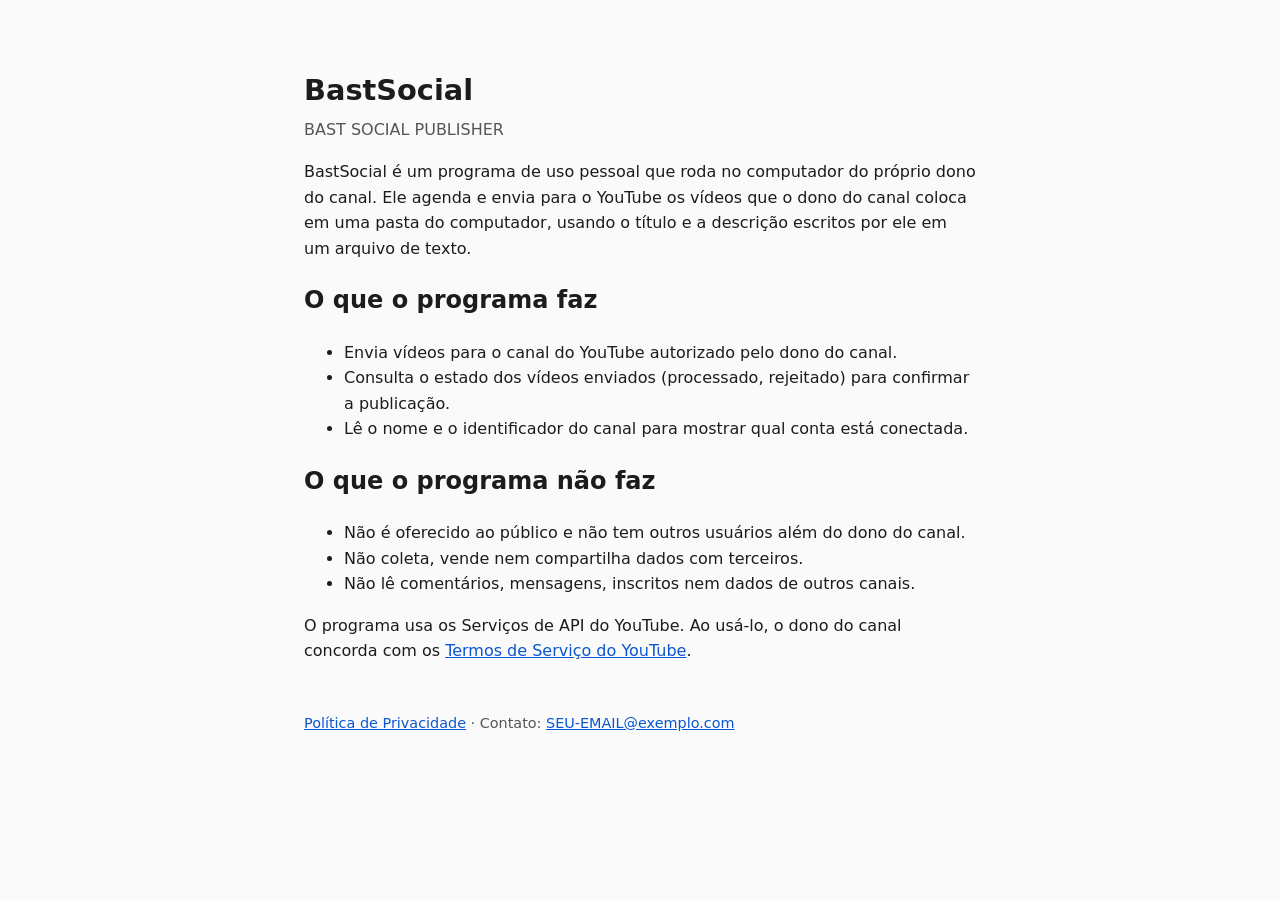
<file: site/index.html>
<!doctype html>
<html lang="pt-BR">
<head>
  <meta charset="utf-8">
  <meta name="viewport" content="width=device-width, initial-scale=1">
  <title>BastSocial</title>
  <style>
    body { font-family: system-ui, -apple-system, "Segoe UI", sans-serif; line-height: 1.6; color: #1c1c1c; background: #fafafa; margin: 0; }
    main { max-width: 42rem; margin: 0 auto; padding: 3rem 1.25rem; }
    h1 { font-size: 1.8rem; margin-bottom: 0.25rem; }
    .sub { color: #555; margin-top: 0; }
    a { color: #0b57d0; }
    footer { margin-top: 3rem; font-size: 0.9rem; color: #555; }
  </style>
</head>
<body>
<main>
  <!-- MODELO: troque o e-mail de contato e ajuste o nome do app antes de hospedar. -->
  <h1>BastSocial</h1>
  <p class="sub">BAST SOCIAL PUBLISHER</p>

  <p>BastSocial é um programa de uso pessoal que roda no computador do próprio dono do canal.
  Ele agenda e envia para o YouTube os vídeos que o dono do canal coloca em uma pasta do computador,
  usando o título e a descrição escritos por ele em um arquivo de texto.</p>

  <h2>O que o programa faz</h2>
  <ul>
    <li>Envia vídeos para o canal do YouTube autorizado pelo dono do canal.</li>
    <li>Consulta o estado dos vídeos enviados (processado, rejeitado) para confirmar a publicação.</li>
    <li>Lê o nome e o identificador do canal para mostrar qual conta está conectada.</li>
  </ul>

  <h2>O que o programa não faz</h2>
  <ul>
    <li>Não é oferecido ao público e não tem outros usuários além do dono do canal.</li>
    <li>Não coleta, vende nem compartilha dados com terceiros.</li>
    <li>Não lê comentários, mensagens, inscritos nem dados de outros canais.</li>
  </ul>

  <p>O programa usa os Serviços de API do YouTube. Ao usá-lo, o dono do canal concorda com os
  <a href="https://www.youtube.com/t/terms">Termos de Serviço do YouTube</a>.</p>

  <footer>
    <p><a href="privacidade.html">Política de Privacidade</a> · Contato: <a href="mailto:SEU-EMAIL@exemplo.com">SEU-EMAIL@exemplo.com</a></p>
  </footer>
</main>
</body>
</html>
</file>
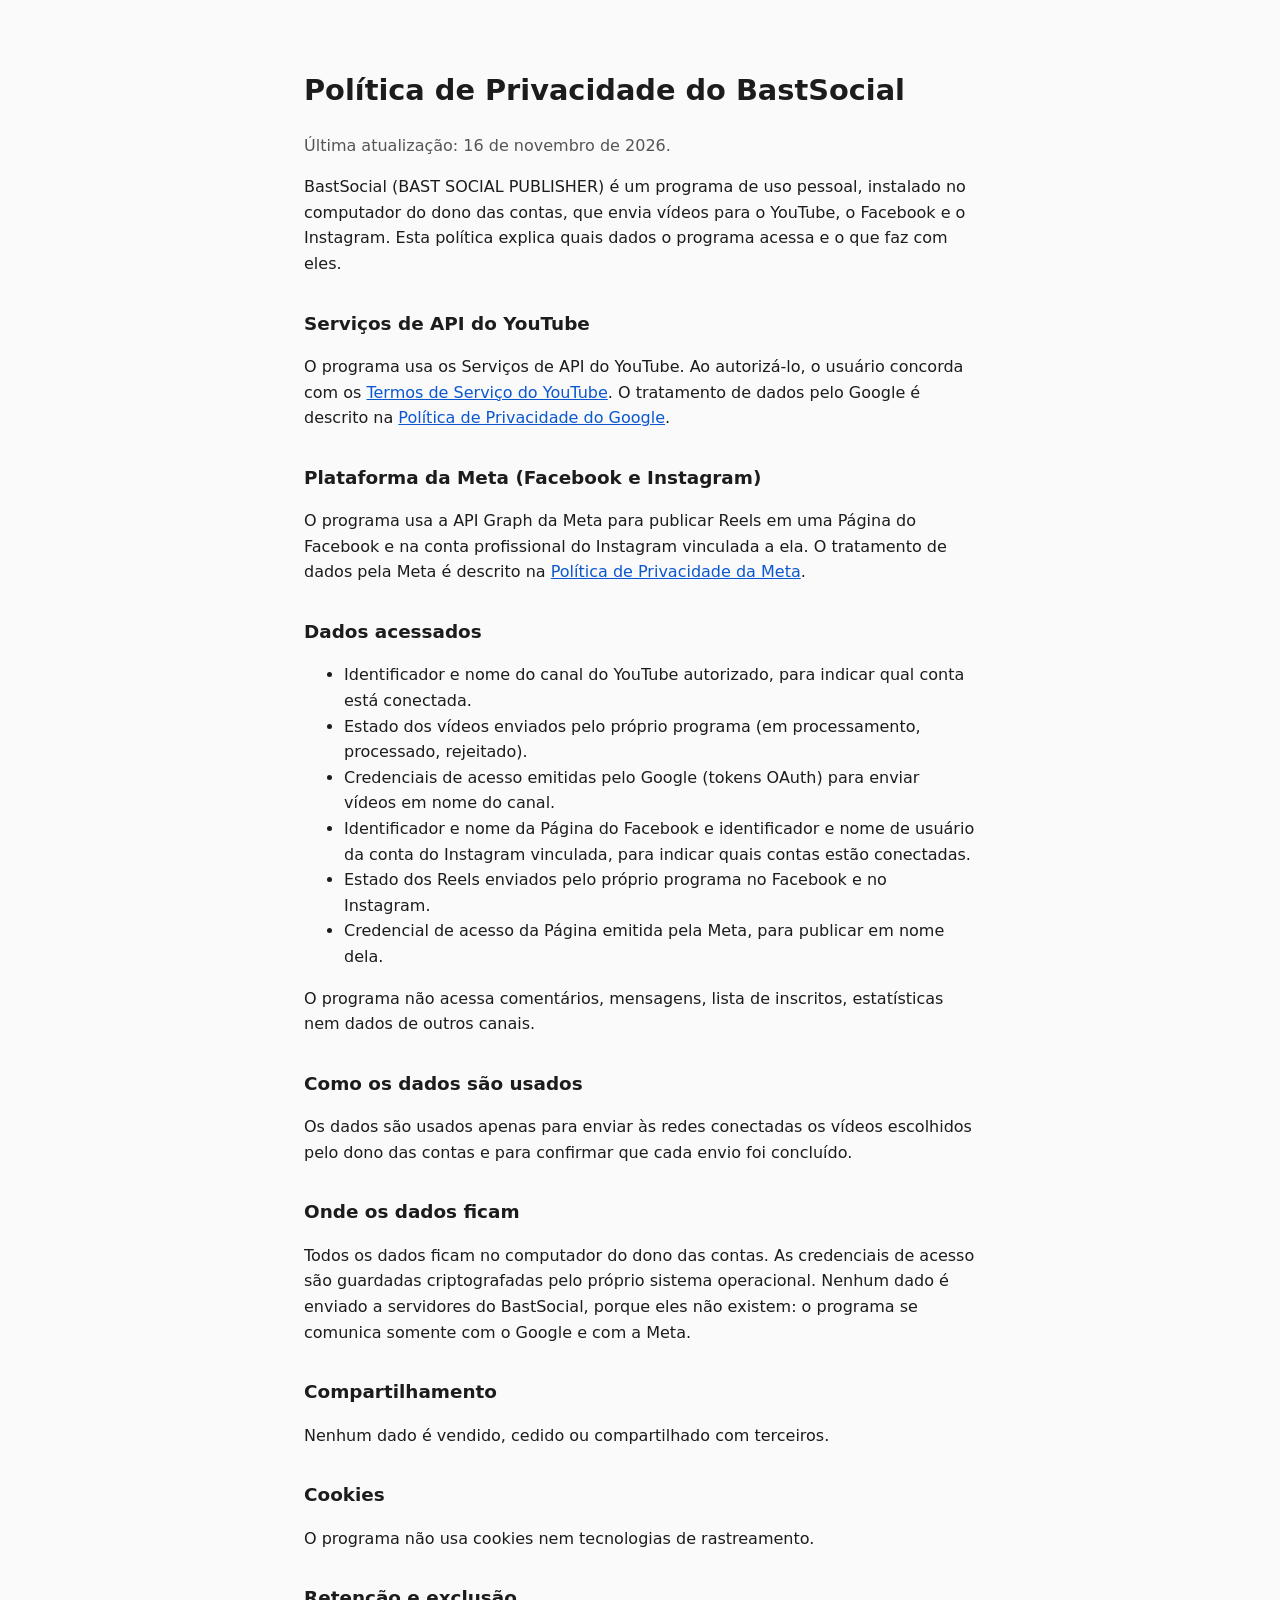
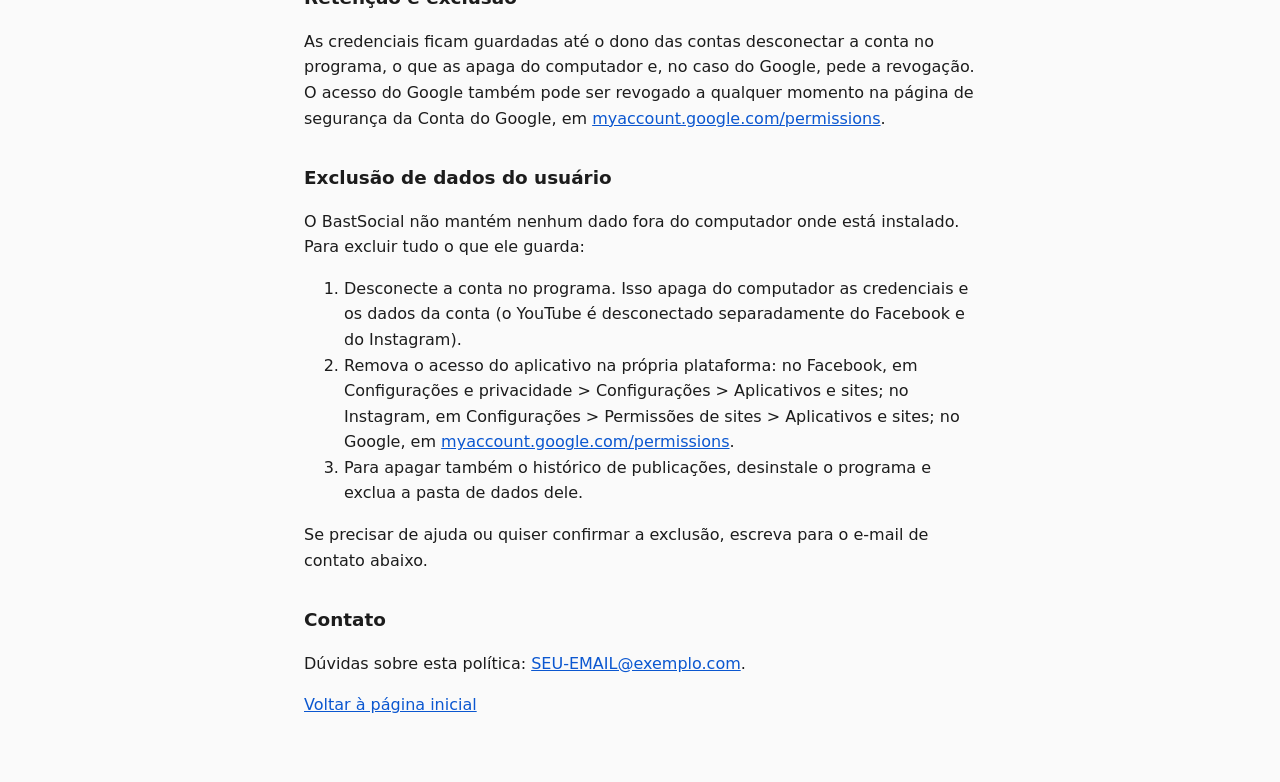
<file: site/privacidade.html>
<!doctype html>
<html lang="pt-BR">
<head>
  <meta charset="utf-8">
  <meta name="viewport" content="width=device-width, initial-scale=1">
  <title>Política de Privacidade - BastSocial</title>
  <style>
    body { font-family: system-ui, -apple-system, "Segoe UI", sans-serif; line-height: 1.6; color: #1c1c1c; background: #fafafa; margin: 0; }
    main { max-width: 42rem; margin: 0 auto; padding: 3rem 1.25rem; }
    h1 { font-size: 1.8rem; }
    h2 { font-size: 1.15rem; margin-top: 2rem; }
    a { color: #0b57d0; }
    .date { color: #555; }
  </style>
</head>
<body>
<main>
  <h1>Política de Privacidade do BastSocial</h1>
  <p class="date">Última atualização: 16 de novembro de 2026.</p>

  <p>BastSocial (BAST SOCIAL PUBLISHER) é um programa de uso pessoal, instalado no computador do
  dono das contas, que envia vídeos para o YouTube, o Facebook e o Instagram. Esta política explica
  quais dados o programa acessa e o que faz com eles.</p>

  <h2>Serviços de API do YouTube</h2>
  <p>O programa usa os Serviços de API do YouTube. Ao autorizá-lo, o usuário concorda com os
  <a href="https://www.youtube.com/t/terms">Termos de Serviço do YouTube</a>. O tratamento de dados
  pelo Google é descrito na
  <a href="https://www.google.com/policies/privacy">Política de Privacidade do Google</a>.</p>

  <h2>Plataforma da Meta (Facebook e Instagram)</h2>
  <p>O programa usa a API Graph da Meta para publicar Reels em uma Página do Facebook e na conta
  profissional do Instagram vinculada a ela. O tratamento de dados pela Meta é descrito na
  <a href="https://www.facebook.com/privacy/policy">Política de Privacidade da Meta</a>.</p>

  <h2>Dados acessados</h2>
  <ul>
    <li>Identificador e nome do canal do YouTube autorizado, para indicar qual conta está conectada.</li>
    <li>Estado dos vídeos enviados pelo próprio programa (em processamento, processado, rejeitado).</li>
    <li>Credenciais de acesso emitidas pelo Google (tokens OAuth) para enviar vídeos em nome do canal.</li>
    <li>Identificador e nome da Página do Facebook e identificador e nome de usuário da conta do Instagram
    vinculada, para indicar quais contas estão conectadas.</li>
    <li>Estado dos Reels enviados pelo próprio programa no Facebook e no Instagram.</li>
    <li>Credencial de acesso da Página emitida pela Meta, para publicar em nome dela.</li>
  </ul>
  <p>O programa não acessa comentários, mensagens, lista de inscritos, estatísticas nem dados de outros canais.</p>

  <h2>Como os dados são usados</h2>
  <p>Os dados são usados apenas para enviar às redes conectadas os vídeos escolhidos pelo dono das
  contas e para confirmar que cada envio foi concluído.</p>

  <h2>Onde os dados ficam</h2>
  <p>Todos os dados ficam no computador do dono das contas. As credenciais de acesso são guardadas
  criptografadas pelo próprio sistema operacional. Nenhum dado é enviado a servidores do BastSocial,
  porque eles não existem: o programa se comunica somente com o Google e com a Meta.</p>

  <h2>Compartilhamento</h2>
  <p>Nenhum dado é vendido, cedido ou compartilhado com terceiros.</p>

  <h2>Cookies</h2>
  <p>O programa não usa cookies nem tecnologias de rastreamento.</p>

  <h2>Retenção e exclusão</h2>
  <p>As credenciais ficam guardadas até o dono das contas desconectar a conta no programa, o que as apaga
  do computador e, no caso do Google, pede a revogação. O acesso do Google também pode ser revogado a
  qualquer momento na página de segurança da Conta do Google, em
  <a href="https://myaccount.google.com/permissions">myaccount.google.com/permissions</a>.</p>

  <h2 id="exclusao-de-dados">Exclusão de dados do usuário</h2>
  <p>O BastSocial não mantém nenhum dado fora do computador onde está instalado. Para excluir tudo o
  que ele guarda:</p>
  <ol>
    <li>Desconecte a conta no programa. Isso apaga do computador as credenciais e os dados da conta
    (o YouTube é desconectado separadamente do Facebook e do Instagram).</li>
    <li>Remova o acesso do aplicativo na própria plataforma: no Facebook, em Configurações e privacidade
    &gt; Configurações &gt; Aplicativos e sites; no Instagram, em Configurações &gt; Permissões de sites &gt;
    Aplicativos e sites; no Google, em
    <a href="https://myaccount.google.com/permissions">myaccount.google.com/permissions</a>.</li>
    <li>Para apagar também o histórico de publicações, desinstale o programa e exclua a pasta de dados dele.</li>
  </ol>
  <p>Se precisar de ajuda ou quiser confirmar a exclusão, escreva para o e-mail de contato abaixo.</p>

  <h2>Contato</h2>
  <p>Dúvidas sobre esta política: <a href="mailto:SEU-EMAIL@exemplo.com">SEU-EMAIL@exemplo.com</a>.</p>

  <p><a href="index.html">Voltar à página inicial</a></p>
</main>
</body>
</html>
</file>
